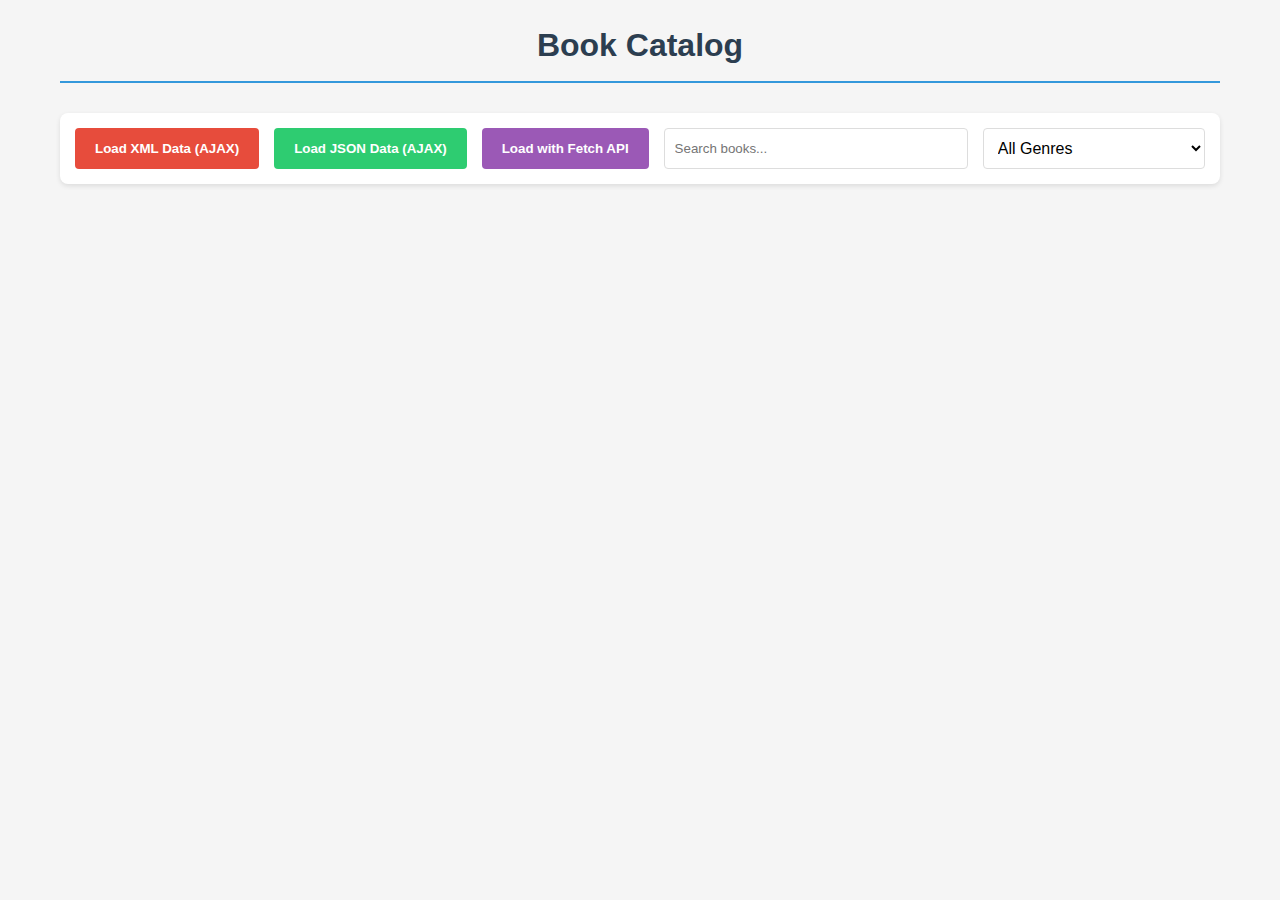
<file: unit2/dynamic-webpage/index.html>
<!DOCTYPE html>
<html>
<head>
    <title>Dynamic Content Loader with AJAX</title>
    <link rel="stylesheet" href="style.css">
</head>
<body>
    <h1>Book Catalog</h1>
    
    <div class="controls">
        <button id="loadXml">Load XML Data (AJAX)</button>
        <button id="loadJson">Load JSON Data (AJAX)</button>
        <button id="loadFetch">Load with Fetch API</button>
        <input type="text" id="searchInput" placeholder="Search books...">
        <select id="filterSelect">
            <option value="all">All Genres</option>
            <!-- Genres will be populated dynamically -->
        </select>
    </div>
    
    <div class="loading" id="loadingIndicator">
        <span class="loading-spinner"></span>
        Loading data...
    </div>
    <div id="bookContainer"></div>
    <div class="error" id="errorContainer"></div>
    
    <script src="script.js"></script>
</body>
</html>
</file>
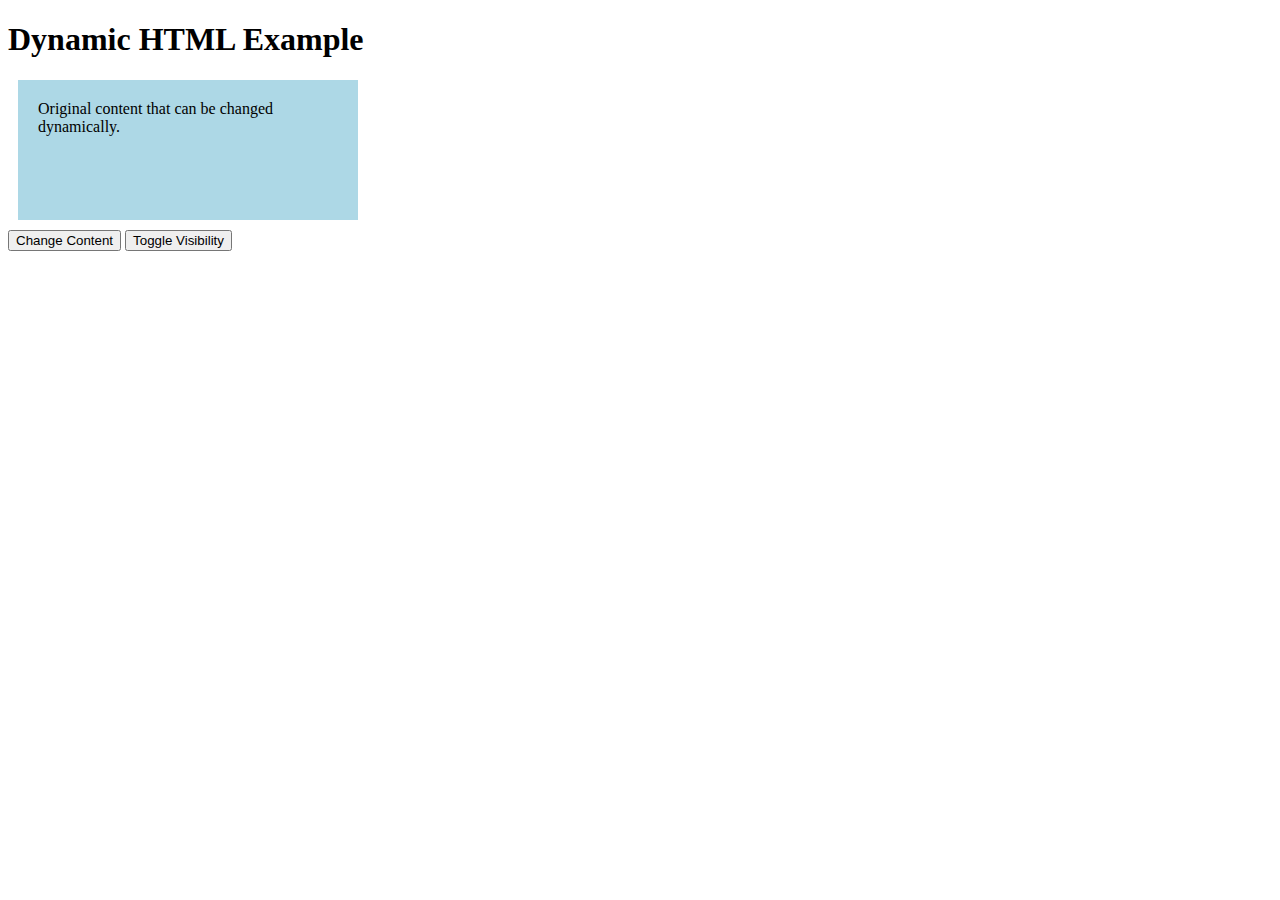
<file: unit1/web/dhtml_example.html>
<!DOCTYPE html>
<html>
<head>
    <title>DHTML Example</title>
    <style>
        #dynamicContent {
            width: 300px;
            height: 100px;
            background-color: lightblue;
            padding: 20px;
            margin: 10px;
        }
    </style>
    <script>
        function changeContent() {
            document.getElementById("dynamicContent").innerHTML = 
                "<h3>Content Changed!</h3><p>This is dynamic content.</p>";
        }
        
        function toggleVisibility() {
            var element = document.getElementById("dynamicContent");
            if (element.style.display === "none") {
                element.style.display = "block";
            } else {
                element.style.display = "none";
            }
        }
    </script>
</head>
<body>
    <h1>Dynamic HTML Example</h1>
    
    <div id="dynamicContent">
        Original content that can be changed dynamically.
    </div>
    
    <button onclick="changeContent()">Change Content</button>
    <button onclick="toggleVisibility()">Toggle Visibility</button>
</body>
</html>
</file>
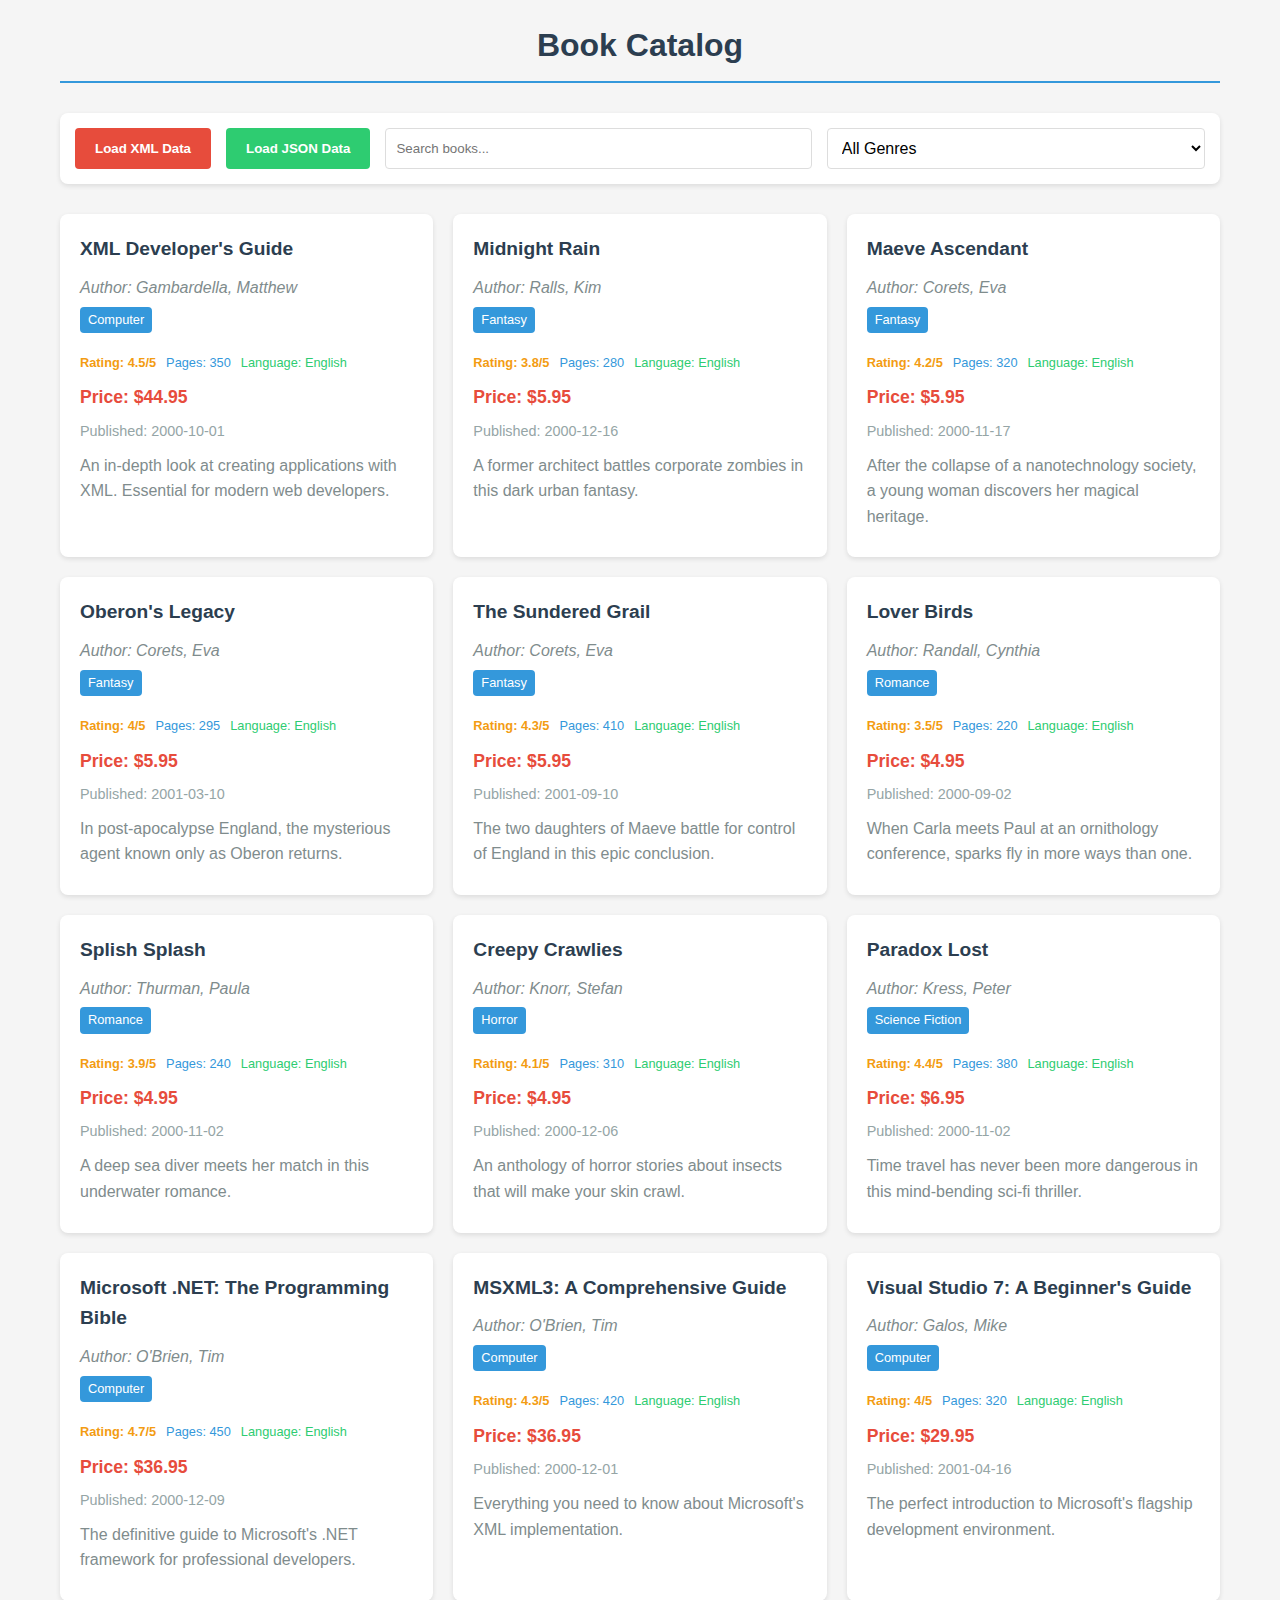
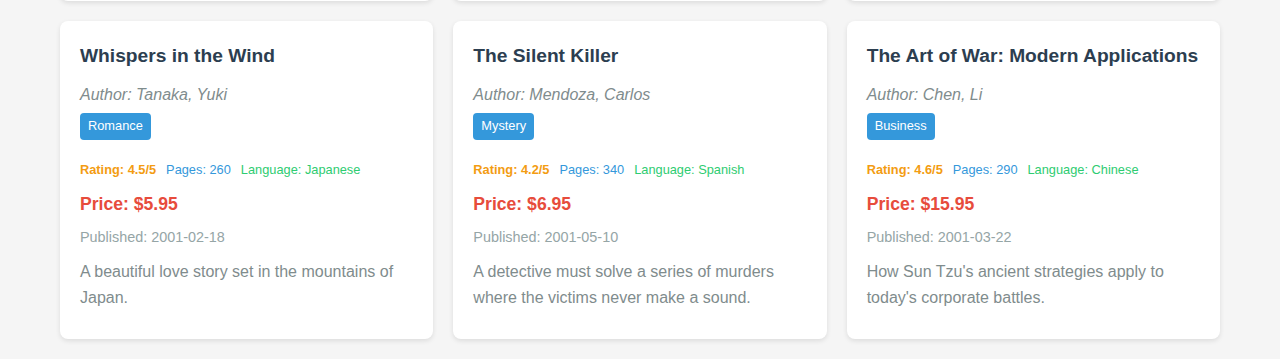
<file: unit2/dynamic-webpage/index2.html>
<!DOCTYPE html>
<html>
<head>
    <title>Book Catalog (Non-AJAX Version)</title>
    <link rel="stylesheet" href="style.css">
</head>
<body>
    <h1>Book Catalog</h1>
    
    <div class="controls">
        <button id="loadXml">Load XML Data</button>
        <button id="loadJson">Load JSON Data</button>
        <input type="text" id="searchInput" placeholder="Search books...">
        <select id="filterSelect">
            <option value="all">All Genres</option>
        </select>
    </div>
    
    <div class="loading" id="loadingIndicator">
        <span class="loading-spinner"></span>
        Loading data...
    </div>
    <div id="bookContainer"></div>
    <div class="error" id="errorContainer"></div>
    
    <!-- Include JSON data directly -->
    <script src="data.json" id="jsonData" type="application/json"></script>
    
    <script src="script2.js"></script>
</body>
</html>
</file>
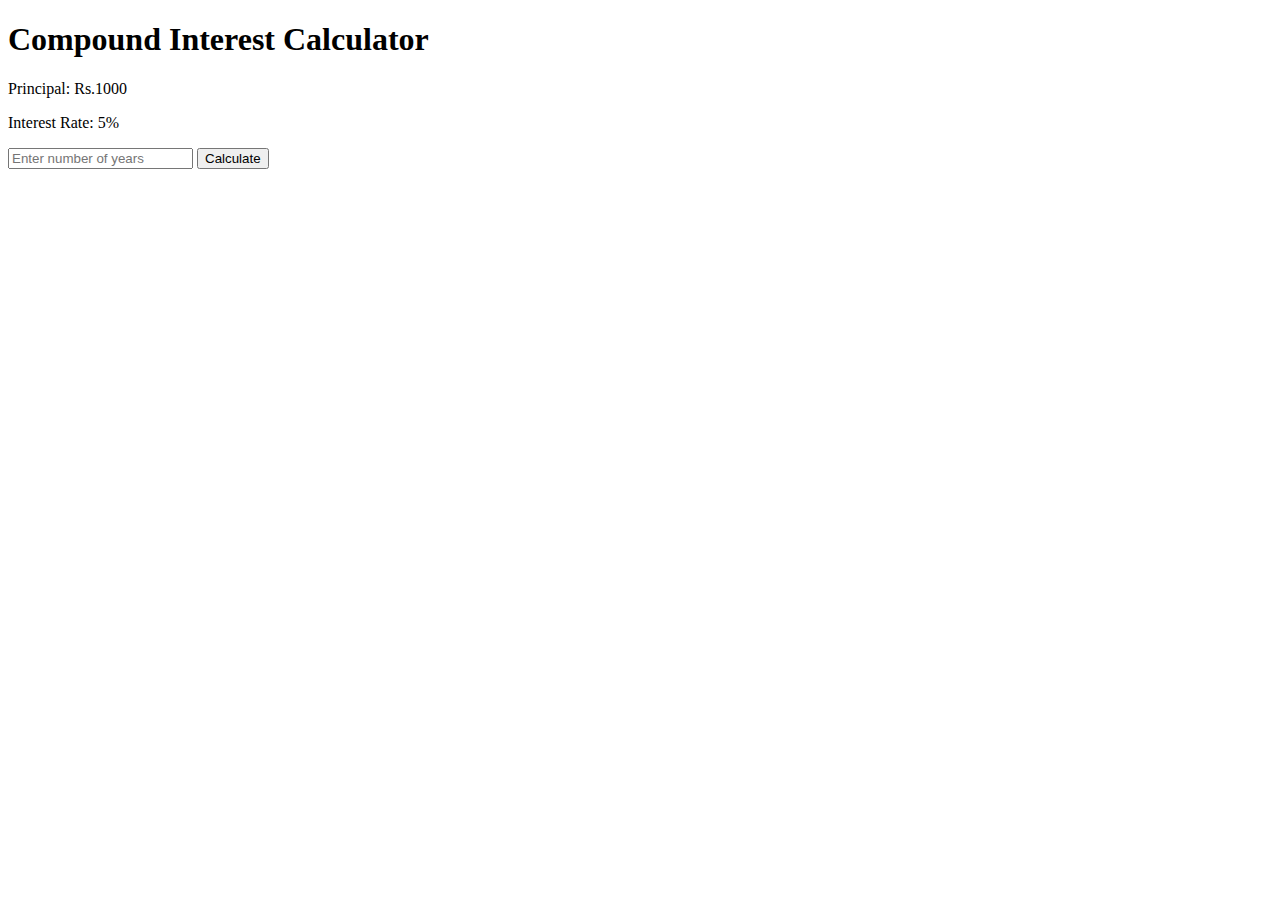
<file: unit2/javascript-event-driven/with-view/compound-interest.html>
<!DOCTYPE html>
<html>
<head>
    <title>Compound Interest Calculator</title>
</head>
<body>
    <h1>Compound Interest Calculator</h1>
    <p>Principal: Rs.1000</p>
    <p>Interest Rate: 5%</p>
    <input type="number" id="yearsInput" placeholder="Enter number of years" min="1">
    <button onclick="calculateCompoundInterest()">Calculate</button>
    <p id="result"></p>

    <script>
        function calculateCompoundInterest() {
            const years = parseInt(document.getElementById('yearsInput').value);
            const resultElement = document.getElementById('result');
            
            if (isNaN(years) || years < 1) {
                resultElement.textContent = 'Please enter a valid number of years (≥1)';
                return;
            }
            
            const principal = 1000;
            const rate = 0.05;
            const amount = principal * Math.pow(1 + rate, years);
            
            resultElement.textContent = 
                `After ${years} years, the amount will be Rs.${amount.toFixed(2)}`;
        }
    </script>
</body>
</html>
</file>
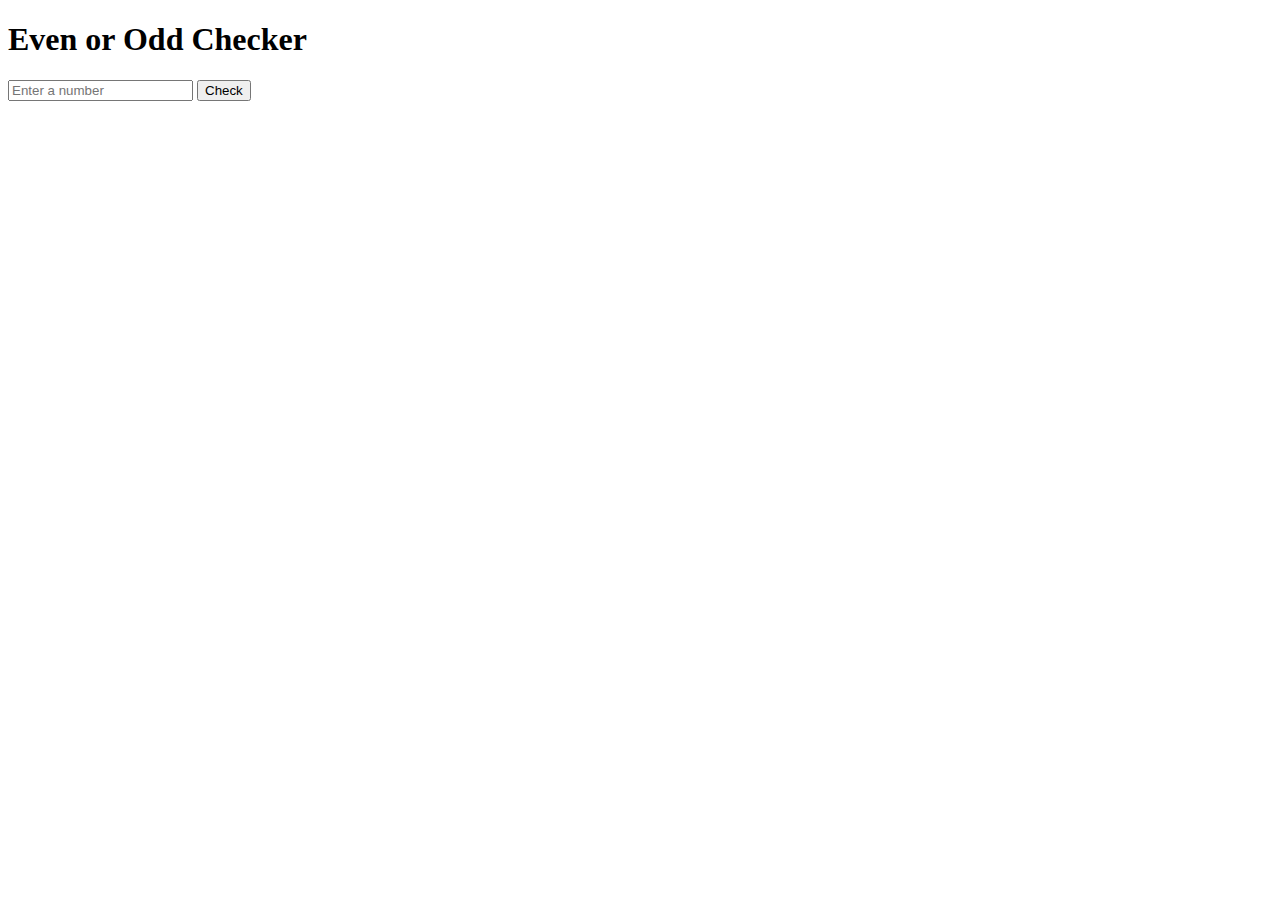
<file: unit2/javascript-event-driven/with-view/even-odd.html>
<!DOCTYPE html>
<html>
<head>
    <title>Even or Odd Checker</title>
</head>
<body>
    <h1>Even or Odd Checker</h1>
    <input type="number" id="numberInput" placeholder="Enter a number">
    <button onclick="checkEvenOdd()">Check</button>
    <p id="result"></p>

    <script>
        function checkEvenOdd() {
            const num = parseInt(document.getElementById('numberInput').value);
            const resultElement = document.getElementById('result');
            
            if (isNaN(num)) {
                resultElement.textContent = 'Please enter a valid number';
                return;
            }
            
            resultElement.textContent = num % 2 === 0 ? 'Even' : 'Odd';
        }
    </script>
</body>
</html>
</file>
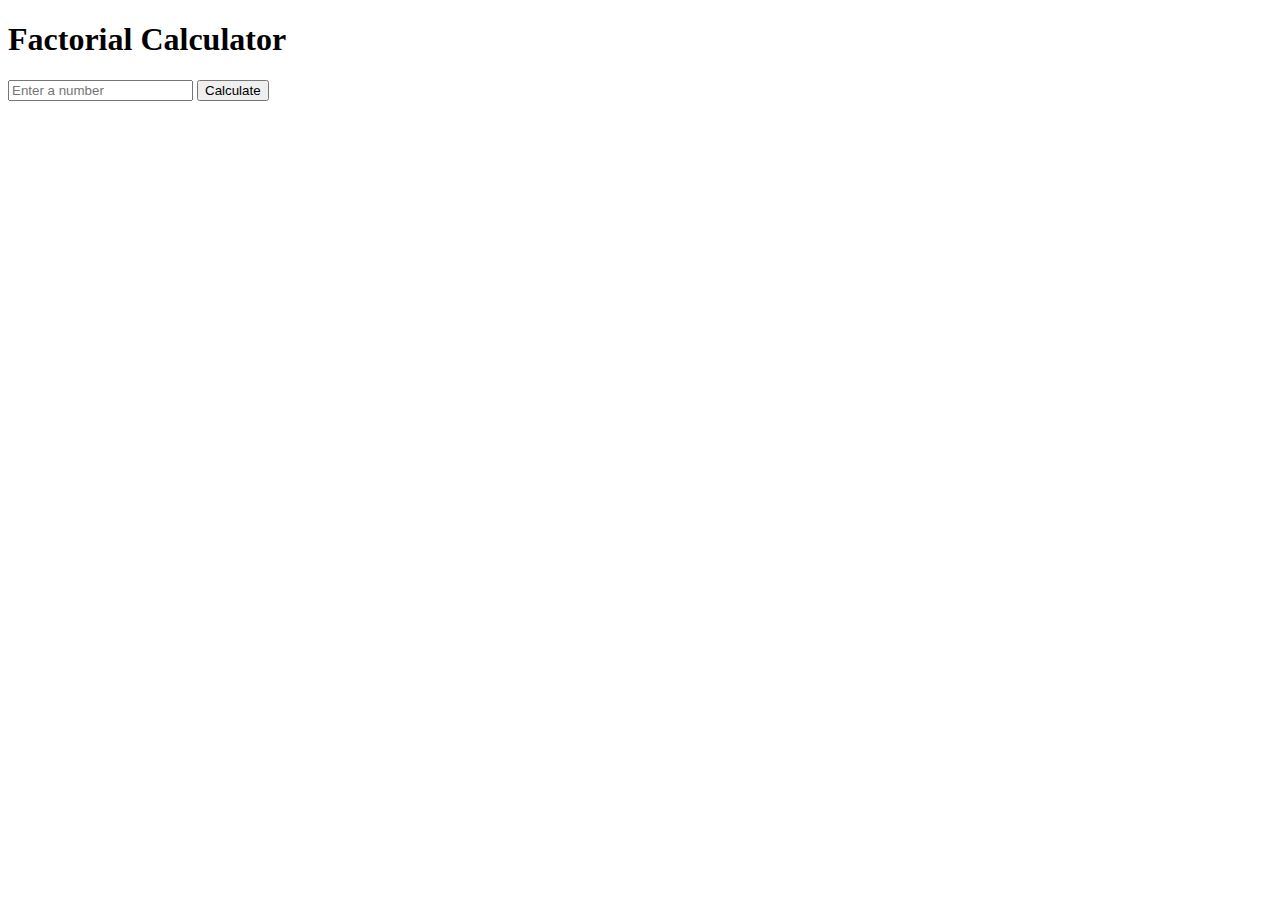
<file: unit2/javascript-event-driven/with-view/factorial.html>
<!DOCTYPE html>
<html>
<head>
    <title>Factorial Calculator</title>
</head>
<body>
    <h1>Factorial Calculator</h1>
    <input type="number" id="numberInput" placeholder="Enter a number" min="0">
    <button onclick="calculateFactorial()">Calculate</button>
    <p id="result"></p>

    <script>
        function calculateFactorial() {
            const num = parseInt(document.getElementById('numberInput').value);
            const resultElement = document.getElementById('result');
            
            if (isNaN(num) || num < 0) {
                resultElement.textContent = 'Please enter a non-negative integer';
                return;
            }
            
            let factorial = 1;
            for (let i = 2; i <= num; i++) {
                factorial *= i;
            }
            
            resultElement.textContent = `Factorial of ${num} is ${factorial}`;
        }
    </script>
</body>
</html>
</file>
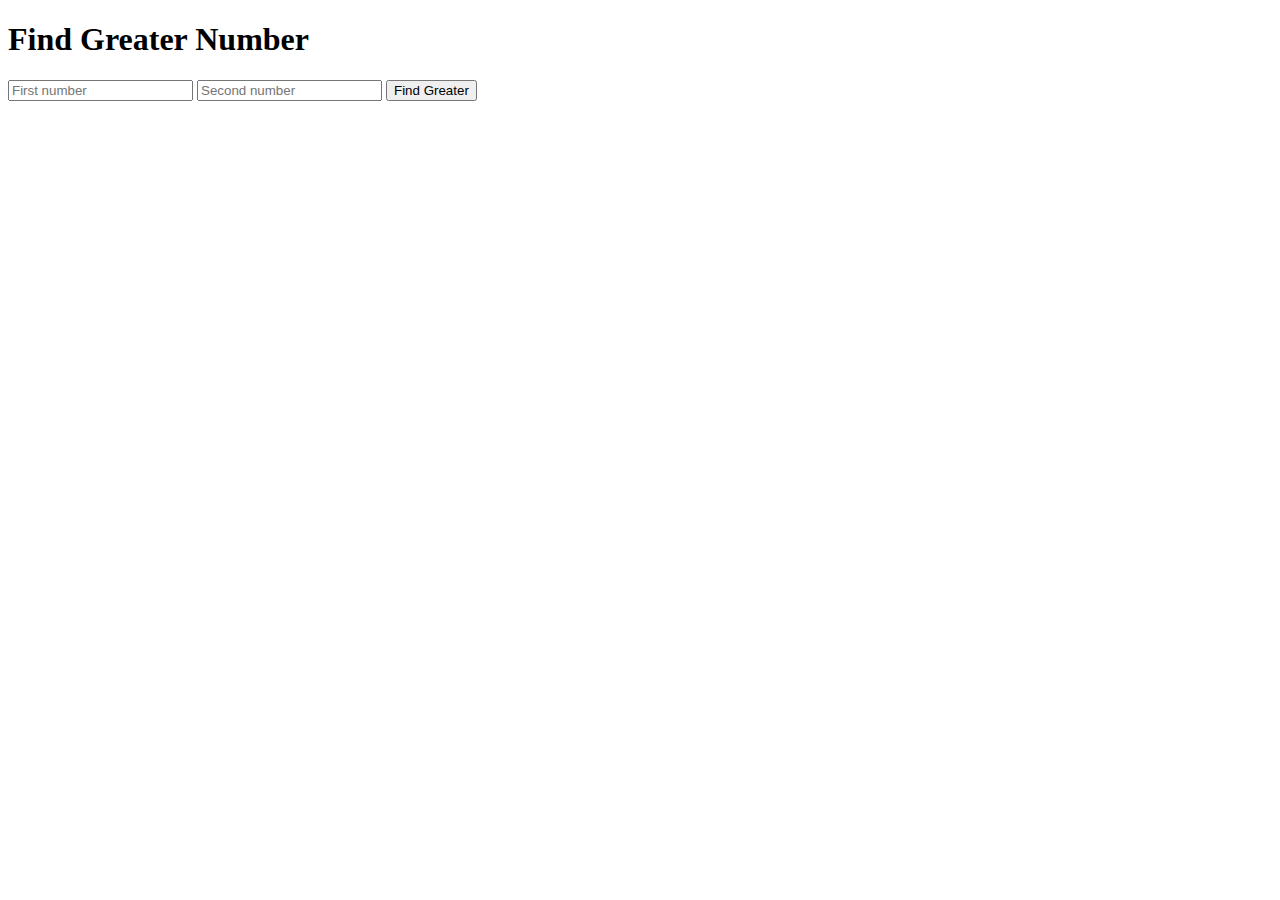
<file: unit2/javascript-event-driven/with-view/greater-number.html>
<!DOCTYPE html>
<html>
<head>
    <title>Find Greater Number</title>
</head>
<body>
    <h1>Find Greater Number</h1>
    <input type="number" id="num1" placeholder="First number">
    <input type="number" id="num2" placeholder="Second number">
    <button onclick="findGreater()">Find Greater</button>
    <p id="result"></p>

    <script>
        function findGreater() {
            const num1 = parseFloat(document.getElementById('num1').value);
            const num2 = parseFloat(document.getElementById('num2').value);
            const resultElement = document.getElementById('result');
            
            if (isNaN(num1) || isNaN(num2)) {
                resultElement.textContent = 'Please enter valid numbers';
                return;
            }
            
            if (num1 > num2) {
                resultElement.textContent = `${num1} is greater than ${num2}`;
            } else if (num2 > num1) {
                resultElement.textContent = `${num2} is greater than ${num1}`;
            } else {
                resultElement.textContent = 'Both numbers are equal';
            }
        }
    </script>
</body>
</html>
</file>
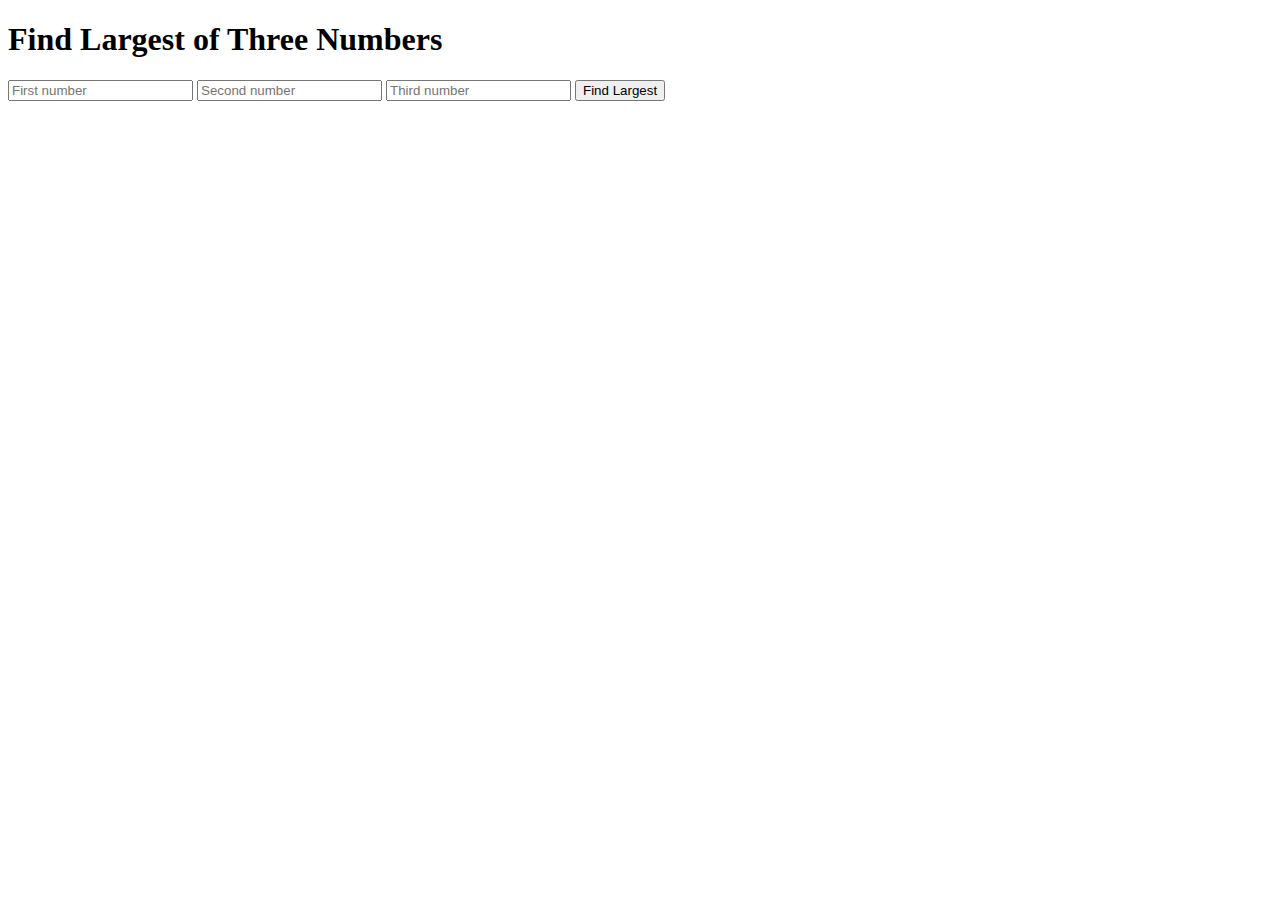
<file: unit2/javascript-event-driven/with-view/largest-three.html>
<!DOCTYPE html>
<html>
<head>
    <title>Largest of Three Numbers</title>
</head>
<body>
    <h1>Find Largest of Three Numbers</h1>
    <input type="number" id="num1" placeholder="First number">
    <input type="number" id="num2" placeholder="Second number">
    <input type="number" id="num3" placeholder="Third number">
    <button onclick="findLargest()">Find Largest</button>
    <p id="result"></p>

    <script>
        function findLargest() {
            const num1 = parseFloat(document.getElementById('num1').value);
            const num2 = parseFloat(document.getElementById('num2').value);
            const num3 = parseFloat(document.getElementById('num3').value);
            const resultElement = document.getElementById('result');
            
            if (isNaN(num1) || isNaN(num2) || isNaN(num3)) {
                resultElement.textContent = 'Please enter valid numbers';
                return;
            }
            
            const largest = Math.max(num1, num2, num3);
            resultElement.textContent = `The largest number is ${largest}`;
        }
    </script>
</body>
</html>
</file>
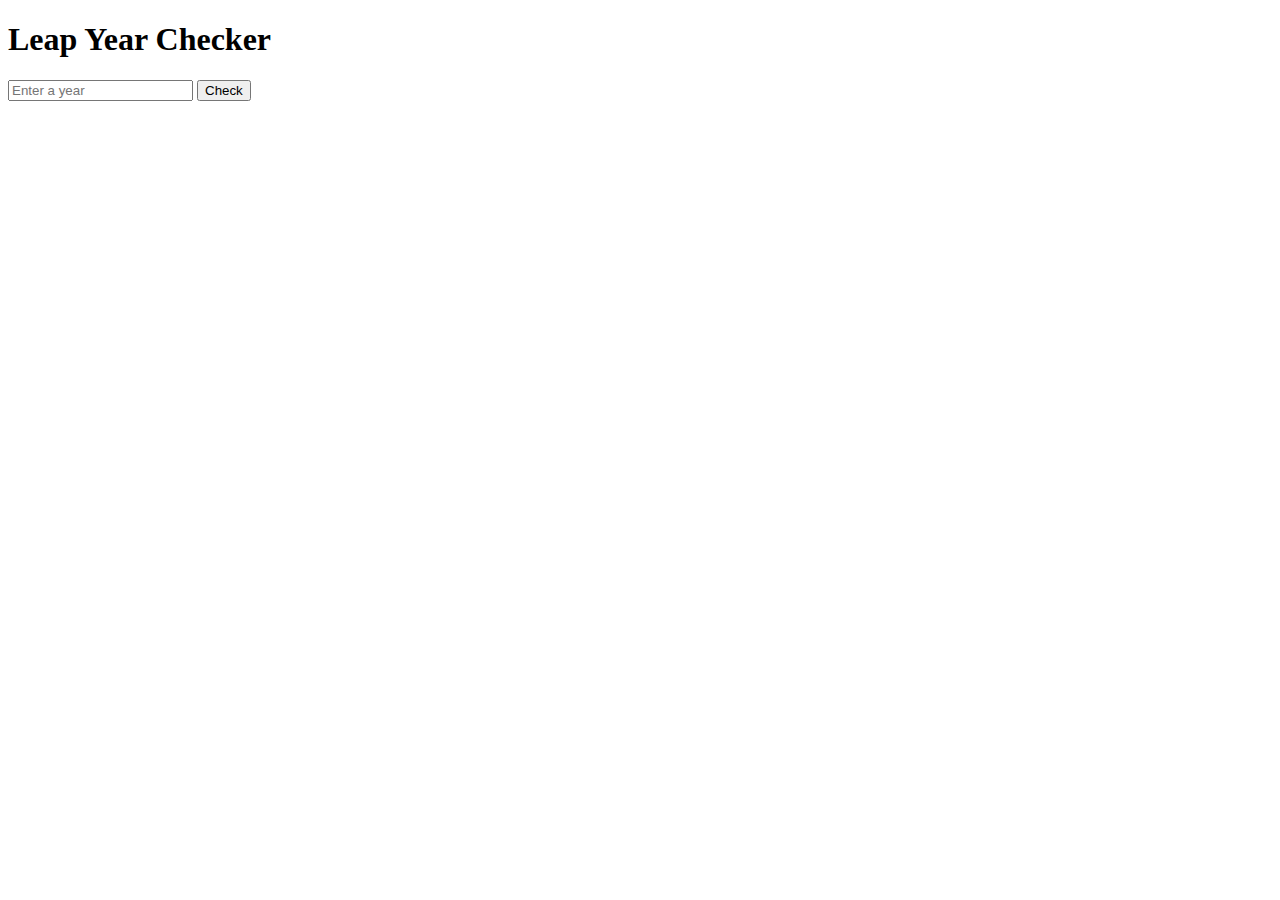
<file: unit2/javascript-event-driven/with-view/leap-year.html>
<!DOCTYPE html>
<html>
<head>
    <title>Leap Year Checker</title>
</head>
<body>
    <h1>Leap Year Checker</h1>
    <input type="number" id="yearInput" placeholder="Enter a year">
    <button onclick="checkLeapYear()">Check</button>
    <p id="result"></p>

    <script>
        function checkLeapYear() {
            const year = parseInt(document.getElementById('yearInput').value);
            const resultElement = document.getElementById('result');
            
            if (isNaN(year)) {
                resultElement.textContent = 'Please enter a valid year';
                return;
            }
            
            const isLeap = (year % 4 === 0 && year % 100 !== 0) || (year % 400 === 0);
            resultElement.textContent = isLeap ? 'Leap Year' : 'Not a Leap Year';
        }
    </script>
</body>
</html>
</file>
<file: unit2/dynamic-webpage/style.css>
* {
    margin: 0;
    padding: 0;
    box-sizing: border-box;
}

body {
    font-family: 'Segoe UI', Tahoma, Geneva, Verdana, sans-serif;
    line-height: 1.6;
    color: #333;
    background-color: #f5f5f5;
    padding: 20px;
    max-width: 1200px;
    margin: 0 auto;
}

h1 {
    text-align: center;
    color: #2c3e50;
    margin-bottom: 30px;
    padding-bottom: 10px;
    border-bottom: 2px solid #3498db;
}

/* Controls Section */
.controls {
    display: flex;
    flex-wrap: wrap;
    gap: 15px;
    margin-bottom: 30px;
    padding: 15px;
    background-color: white;
    border-radius: 8px;
    box-shadow: 0 2px 5px rgba(0,0,0,0.1);
}

.controls button {
    padding: 10px 20px;
    background-color: #3498db;
    color: white;
    border: none;
    border-radius: 4px;
    cursor: pointer;
    font-weight: bold;
    transition: background-color 0.3s;
}

.controls button:hover {
    background-color: #2980b9;
}

.controls button#loadXml {
    background-color: #e74c3c;
}

.controls button#loadXml:hover {
    background-color: #c0392b;
}

.controls button#loadJson {
    background-color: #2ecc71;
}

.controls button#loadJson:hover {
    background-color: #27ae60;
}

.controls button#loadFetch {
    background-color: #9b59b6;
}

.controls button#loadFetch:hover {
    background-color: #8e44ad;
}

.controls input, .controls select {
    padding: 10px;
    border: 1px solid #ddd;
    border-radius: 4px;
    flex-grow: 1;
    min-width: 200px;
}

/* Status Indicators */
.loading, .error {
    padding: 15px;
    text-align: center;
    border-radius: 4px;
    margin: 20px 0;
    display: none;
}

.loading {
    background-color: #f8f9fa;
    border: 1px solid #ddd;
    color: #3498db;
}

.error {
    background-color: #f8d7da;
    border: 1px solid #f5c6cb;
    color: #721c24;
}

/* Loading Animation */
@keyframes spin {
    0% { transform: rotate(0deg); }
    100% { transform: rotate(360deg); }
}

.loading-spinner {
    display: inline-block;
    width: 20px;
    height: 20px;
    border: 3px solid rgba(0, 0, 0, 0.1);
    border-radius: 50%;
    border-top-color: #3498db;
    animation: spin 1s ease-in-out infinite;
    margin-right: 10px;
    vertical-align: middle;
}

/* Book Container */
#bookContainer {
    display: grid;
    grid-template-columns: repeat(auto-fill, minmax(280px, 1fr));
    gap: 20px;
    margin-top: 20px;
}

.book {
    background-color: white;
    border-radius: 8px;
    padding: 20px;
    box-shadow: 0 2px 5px rgba(0,0,0,0.1);
    transition: transform 0.3s, box-shadow 0.3s;
}

.book:hover {
    transform: translateY(-5px);
    box-shadow: 0 5px 15px rgba(0,0,0,0.1);
}

.book h3 {
    color: #2c3e50;
    margin-bottom: 10px;
    font-size: 1.2rem;
}

.book p {
    margin-bottom: 8px;
    color: #7f8c8d;
}

.book .genre {
    display: inline-block;
    padding: 3px 8px;
    background-color: #3498db;
    color: white;
    border-radius: 4px;
    font-size: 0.8rem;
    margin-bottom: 10px;
}

.book .price {
    font-weight: bold;
    color: #e74c3c;
    font-size: 1.1rem;
}

/* Responsive Design */
@media (max-width: 768px) {
    .controls {
        flex-direction: column;
    }
    
    .controls input, .controls select {
        width: 100%;
    }
    
    #bookContainer {
        grid-template-columns: 1fr;
    }
}

.book .meta {
    display: flex;
    gap: 10px;
    margin: 10px 0;
    font-size: 0.8rem;
    color: #7f8c8d;
}

.book .rating {
    color: #f39c12;
    font-weight: bold;
}

.book .pages {
    color: #3498db;
}

.book .language {
    color: #2ecc71;
}

.book .author {
    font-style: italic;
    margin-bottom: 5px;
}

.book .publish-date {
    font-size: 0.9rem;
    color: #95a5a6;
    margin-bottom: 10px;
}

.controls select {
    padding: 10px;
    border: 1px solid #ddd;
    border-radius: 4px;
    background-color: white;
    font-size: 1rem;
    min-width: 180px;
}

.controls select:focus {
    outline: none;
    border-color: #3498db;
    box-shadow: 0 0 0 2px rgba(52, 152, 219, 0.2);
}
</file>
